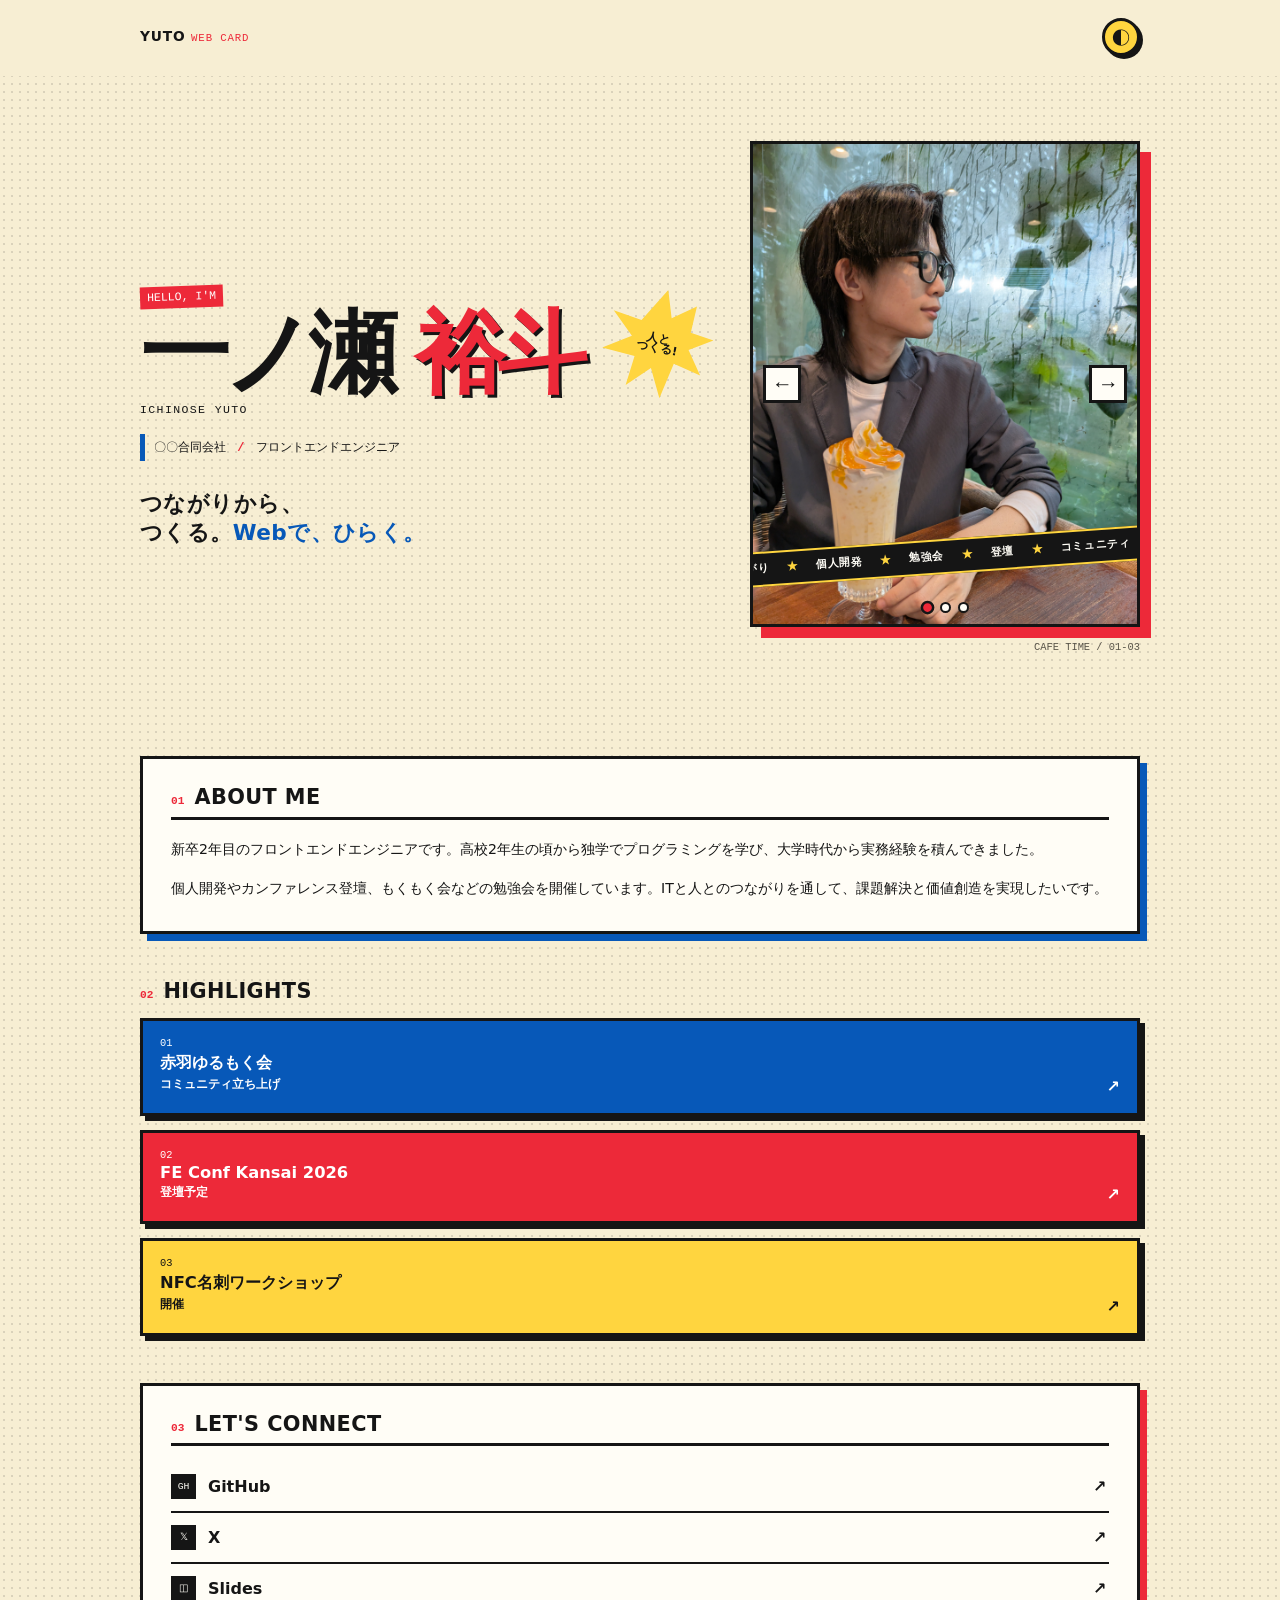
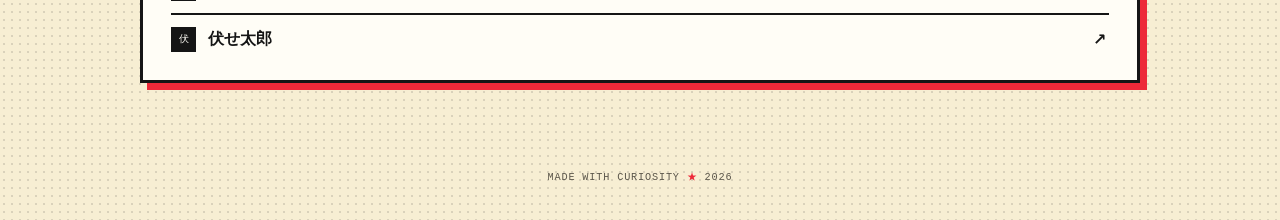
<file: docs/index.html>
<!DOCTYPE html>
<html lang="ja">
  <head>
    <meta charset="UTF-8" />
    <meta name="viewport" content="width=device-width, initial-scale=1.0" />
    <meta name="theme-color" content="#f7eed3" />
    <title>一ノ瀬 裕斗 | Web名刺</title>
    <meta name="description" content="一ノ瀬 裕斗のWeb名刺です。" />
    <script>
      (() => {
        const savedTheme = localStorage.getItem('web-card-theme');
        const theme = savedTheme || (matchMedia('(prefers-color-scheme: dark)').matches ? 'dark' : 'light');
        document.documentElement.dataset.theme = theme;
      })();
    </script>
    <link rel="stylesheet" href="./style.css" />
  </head>
  <body>
    <main class="page-shell">
      <header class="topbar">
        <p class="brand">YUTO <span>WEB CARD</span></p>
        <button class="theme-toggle" type="button" aria-label="表示テーマを切り替える" aria-pressed="false">
          <span aria-hidden="true">◐</span>
        </button>
      </header>

      <div class="intro-grid">
        <section class="hero reveal">
          <p class="eyebrow">HELLO, I'M</p>
          <h1>一ノ瀬 <em>裕斗</em></h1>
          <p class="reading">ICHINOSE YUTO</p>
          <p class="role">〇〇合同会社 <b>/</b> フロントエンドエンジニア</p>
          <p class="tagline">つながりから、<br />つくる。<span>Webで、ひらく。</span></p>
          <div class="burst" aria-label="人とつくる">
            <span>人と<br />つくる!</span>
          </div>
        </section>

        <section class="gallery reveal" aria-label="写真ギャラリー">
          <div class="gallery__frame">
            <div class="gallery__slides">
              <figure class="gallery__slide is-active"><img src="./assets/cafe.JPG" alt="カフェで撮影した写真" /></figure>
              <figure class="gallery__slide"><img src="./assets/266370.jpg" alt="一ノ瀬裕斗の活動写真" /></figure>
              <figure class="gallery__slide"><img src="./assets/bar.png" alt="一ノ瀬裕斗の活動写真" /></figure>
            </div>
            <div class="gallery-ticker" aria-label="活動キーワード">
              <div class="gallery-ticker__track">
                <span>つながり</span><i aria-hidden="true">★</i><span>個人開発</span><i aria-hidden="true">★</i><span>勉強会</span><i aria-hidden="true">★</i><span>登壇</span><i aria-hidden="true">★</i><span>コミュニティ</span><i aria-hidden="true">★</i><span>アイデアを形に</span><i aria-hidden="true">★</i>
                <span aria-hidden="true">つながり</span><i aria-hidden="true">★</i><span aria-hidden="true">個人開発</span><i aria-hidden="true">★</i><span aria-hidden="true">勉強会</span><i aria-hidden="true">★</i><span aria-hidden="true">登壇</span><i aria-hidden="true">★</i><span aria-hidden="true">コミュニティ</span><i aria-hidden="true">★</i><span aria-hidden="true">アイデアを形に</span><i aria-hidden="true">★</i>
              </div>
            </div>
            <button class="gallery__button gallery__button--previous" type="button" aria-label="前の写真">←</button>
            <button class="gallery__button gallery__button--next" type="button" aria-label="次の写真">→</button>
            <div class="gallery__dots" role="tablist" aria-label="写真を選ぶ"></div>
          </div>
          <p class="photo-caption">CAFE TIME / 01-03</p>
        </section>
      </div>

      <section class="about panel reveal">
        <div class="panel__title"><span>01</span><h2>ABOUT ME</h2></div>
        <p>新卒2年目のフロントエンドエンジニアです。高校2年生の頃から独学でプログラミングを学び、大学時代から実務経験を積んできました。</p>
        <p>個人開発やカンファレンス登壇、もくもく会などの勉強会を開催しています。ITと人とのつながりを通して、課題解決と価値創造を実現したいです。</p>
      </section>

      <section class="highlights reveal" aria-labelledby="highlights-title">
        <div class="section-heading"><span>02</span><h2 id="highlights-title">HIGHLIGHTS</h2></div>
        <a class="highlight highlight--blue" href="https://akabane-yurumoku.connpass.com/" target="_blank" rel="noopener noreferrer">
          <span class="highlight__number">01</span><strong>赤羽ゆるもく会</strong><span>コミュニティ立ち上げ <b>↗</b></span>
        </a>
        <a class="highlight highlight--red" href="https://fortee.jp/fec-kansai-2026/proposal/4fe251fa-d297-4f59-b9ca-0ef0b9ece325" target="_blank" rel="noopener noreferrer">
          <span class="highlight__number">02</span><strong>FE Conf Kansai 2026</strong><span>登壇予定 <b>↗</b></span>
        </a>
        <a class="highlight highlight--yellow" href="https://akabane-yurumoku.connpass.com/event/404374/" target="_blank" rel="noopener noreferrer">
          <span class="highlight__number">03</span><strong>NFC名刺ワークショップ</strong><span>開催 <b>↗</b></span>
        </a>
      </section>

      <section class="links panel reveal" aria-labelledby="links-title">
        <div class="panel__title"><span>03</span><h2 id="links-title">LET'S CONNECT</h2></div>
        <nav aria-label="プロフィールリンク">
          <a href="https://github.com/illionillion" target="_blank" rel="noopener noreferrer"><span>GH</span>GitHub <b>↗</b></a>
          <a href="https://x.com/Sei_engineer" target="_blank" rel="noopener noreferrer"><span>𝕏</span>X <b>↗</b></a>
          <a href="https://illionillion-slides.pages.dev/" target="_blank" rel="noopener noreferrer"><span>◫</span>Slides <b>↗</b></a>
          <a href="https://fusely-app.pages.dev/app" target="_blank" rel="noopener noreferrer"><span>伏</span>伏せ太郎 <b>↗</b></a>
        </nav>
      </section>
    </main>
    <footer>MADE WITH CURIOSITY <span>★</span> 2026</footer>
    <button class="back-to-top" type="button" aria-label="ページ上部へ戻る" title="ページ上部へ戻る" hidden>↑</button>
    <script src="./script.js"></script>
  </body>
</html>
</file>
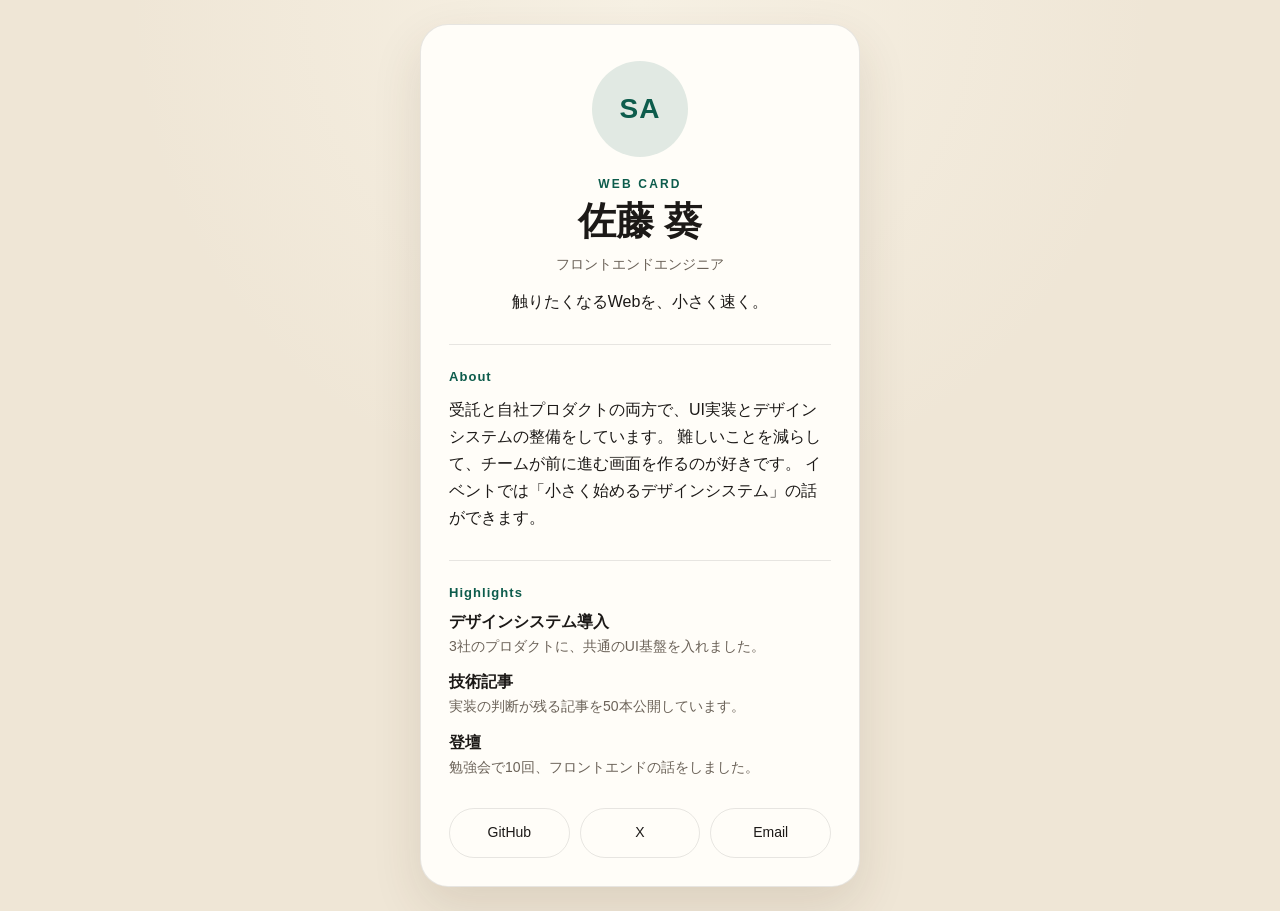
<file: examples/sample-card/index.html>
<!DOCTYPE html>
<html lang="ja">
  <head>
    <meta charset="UTF-8" />
    <meta name="viewport" content="width=device-width, initial-scale=1.0" />
    <title>佐藤 葵 | Web名刺</title>
    <meta name="description" content="佐藤 葵のWeb名刺です。" />
    <link rel="stylesheet" href="./style.css" />
  </head>
  <body>
    <main class="card">
      <header class="profile">
        <div class="avatar" aria-hidden="true">SA</div>
        <p class="kicker">Web Card</p>
        <h1>佐藤 葵</h1>
        <p class="role">フロントエンドエンジニア</p>
        <p class="tagline">触りたくなるWebを、小さく速く。</p>
      </header>

      <section class="section">
        <h2>About</h2>
        <p>
          受託と自社プロダクトの両方で、UI実装とデザインシステムの整備をしています。
          難しいことを減らして、チームが前に進む画面を作るのが好きです。
          イベントでは「小さく始めるデザインシステム」の話ができます。
        </p>
      </section>

      <section class="section">
        <h2>Highlights</h2>
        <ul class="highlights">
          <li>
            <strong>デザインシステム導入</strong>
            <span>3社のプロダクトに、共通のUI基盤を入れました。</span>
          </li>
          <li>
            <strong>技術記事</strong>
            <span>実装の判断が残る記事を50本公開しています。</span>
          </li>
          <li>
            <strong>登壇</strong>
            <span>勉強会で10回、フロントエンドの話をしました。</span>
          </li>
        </ul>
      </section>

      <nav class="links" aria-label="リンク">
        <a class="link" href="https://github.com/example" target="_blank" rel="noopener noreferrer">GitHub</a>
        <a class="link" href="https://x.com/example" target="_blank" rel="noopener noreferrer">X</a>
        <a class="link" href="#" data-copy="aoi@example.com">Email</a>
      </nav>
    </main>

    <p class="hint" id="copy-hint" hidden>コピーしました</p>
    <script src="./script.js"></script>
  </body>
</html>
</file>
<file: docs/style.css>
:root {
  --bg: #f7eed3;
  --card: #fffdf6;
  --text: #151515;
  --page-text: #151515;
  --muted: #5a554a;
  --accent: #ed2939;
  --blue: #0758b8;
  --yellow: #ffd53f;
  --line: 3px solid var(--text);
  color-scheme: light;
}

:root[data-theme='dark'] {
  --bg: #172541;
  --card: #f7eed3;
  --text: #151515;
  --page-text: #fffdf6;
  --muted: #d9d0bc;
  --accent: #ef4050;
  --blue: #4197ed;
  --yellow: #ffd53f;
  color-scheme: dark;
}

:root[data-theme='dark'] body {
  background-image: radial-gradient(rgba(255, 253, 246, .16) .8px, transparent .8px);
}

* { box-sizing: border-box; }

html { scroll-behavior: smooth; }

body {
  margin: 0;
  background-color: var(--bg);
  background-image: radial-gradient(rgba(21, 21, 21, .13) .8px, transparent .8px);
  background-size: 8px 8px;
  color: var(--page-text);
  font-family: system-ui, -apple-system, BlinkMacSystemFont, 'Hiragino Sans', sans-serif;
  transition: background-color .25s ease;
}

button, a { -webkit-tap-highlight-color: transparent; }
a { color: inherit; }

.page-shell { isolation: isolate; margin: 0 auto; max-width: 640px; padding: 0 18px 42px; }
.topbar { align-items: center; background: var(--bg); border-bottom: 2px solid transparent; display: flex; justify-content: space-between; margin-left: calc((100vw - 100%) / -2); padding: 20px calc((100vw - 100%) / 2); position: sticky; top: 0; transition: background-color .25s ease, border-color .25s ease; width: 100vw; z-index: 1000; }
.topbar.is-stuck { border-bottom-color: var(--page-text); }
.brand { font: 900 .86rem/1 system-ui, sans-serif; letter-spacing: .06em; margin: 0; }
.brand span { color: var(--accent); font: 500 .67rem/1 ui-monospace, 'SFMono-Regular', Menlo, monospace; }
.theme-toggle { background: var(--yellow); border: var(--line); border-radius: 50%; box-shadow: 3px 3px 0 var(--text); color: var(--text); cursor: pointer; font-size: 1.15rem; height: 38px; width: 38px; }
.theme-toggle:active { box-shadow: 0 0 0 var(--text); transform: translate(3px, 3px); }

.hero { padding: 18px 2px 39px; position: relative; z-index: 0; }
.eyebrow, .reading, .role, .photo-caption, footer { font-family: ui-monospace, 'SFMono-Regular', Menlo, monospace; }
.eyebrow { background: var(--accent); color: #fff; display: inline-block; font: 500 .72rem/1 ui-monospace, 'SFMono-Regular', Menlo, monospace; margin: 0 0 12px; padding: 5px 7px; transform: rotate(-2deg); }
h1 { font: 900 clamp(3.2rem, 15vw, 4.2rem)/.78 system-ui, sans-serif; letter-spacing: -.08em; margin: 0; position: relative; z-index: 1; }
h1 em { color: var(--accent); font-style: normal; text-shadow: 3px 3px 0 var(--text); }
.reading { font-size: .72rem; font-weight: 500; letter-spacing: .12em; margin: 14px 0 18px; }
.role { border-left: 5px solid var(--blue); font-size: .75rem; font-weight: 500; margin: 0; padding: 5px 0 5px 9px; }
.role b { color: var(--accent); padding: 0 4px; }
.tagline { font-size: 1.35rem; font-weight: 900; letter-spacing: .02em; line-height: 1.35; margin: 28px 0 0; }
.tagline span { color: var(--blue); }
.burst { align-items: center; background: var(--yellow); clip-path: polygon(50% 0%, 58% 25%, 79% 10%, 78% 35%, 100% 38%, 79% 51%, 94% 72%, 68% 66%, 61% 100%, 48% 74%, 28% 94%, 31% 66%, 0% 64%, 25% 48%, 4% 28%, 31% 32%); color: var(--text); display: flex; font: 900 .72rem/.9 system-ui, sans-serif; height: 68px; justify-content: center; left: auto; position: absolute; right: 0; text-align: center; top: 54px; transform: rotate(11deg); width: 68px; z-index: 2; }

.gallery { position: relative; z-index: 0; }
.gallery__frame { background: var(--text); border: var(--line); box-shadow: 7px 7px 0 var(--accent); overflow: hidden; position: relative; }
.gallery__slides { aspect-ratio: 3 / 4; position: relative; }
.gallery__slide { inset: 0; margin: 0; opacity: 0; position: absolute; transform: scale(1.06); transition: opacity .45s ease, transform .6s ease; }
.gallery__slide.is-active { opacity: 1; transform: scale(1); }
.gallery__slide img { height: 100%; object-fit: cover; width: 100%; }
.gallery-ticker { background: var(--text); border-bottom: 2px solid var(--yellow); border-top: 2px solid var(--yellow); bottom: 50px; color: #fffdf6; font: 700 .68rem/1 ui-monospace, 'SFMono-Regular', Menlo, monospace; left: -8%; letter-spacing: .06em; overflow: hidden; padding: 10px 0; position: absolute; transform: rotate(-4deg); width: 116%; white-space: nowrap; z-index: 2; }
.gallery-ticker__track { animation: ticker 28s linear infinite; display: inline-flex; gap: 1.1rem; min-width: max-content; }
.gallery-ticker i { color: var(--yellow); font-style: normal; }
.gallery__button { background: var(--card); border: var(--line); color: var(--text); cursor: pointer; font: 900 1.3rem/1 sans-serif; height: 38px; position: absolute; top: calc(50% - 19px); width: 38px; z-index: 3; }
.gallery__button:hover { background: var(--yellow); }
.gallery__button--previous { left: 10px; }.gallery__button--next { right: 10px; }
.gallery__dots { bottom: 11px; display: flex; gap: 7px; left: 0; justify-content: center; position: absolute; right: 0; z-index: 3; }
.gallery__dot { background: var(--card); border: 2px solid var(--text); border-radius: 50%; cursor: pointer; height: 11px; padding: 0; width: 11px; }
.gallery__dot[aria-selected='true'] { background: var(--accent); transform: scale(1.25); }
.photo-caption { color: var(--muted); font-size: .65rem; margin: 14px 0 38px; text-align: right; }

.panel { background: var(--card); border: var(--line); box-shadow: 7px 7px 0 var(--blue); color: var(--text); padding: 20px; }
.panel__title, .section-heading { align-items: baseline; display: flex; gap: 10px; }
.panel__title { border-bottom: var(--line); margin-bottom: 16px; padding-bottom: 9px; }
.panel__title span, .section-heading span { color: var(--accent); font: 900 .7rem/1 ui-monospace, 'SFMono-Regular', Menlo, monospace; }
h2 { font: 900 1.3rem/1 system-ui, sans-serif; letter-spacing: .02em; margin: 0; }
.about p { font-size: .88rem; font-weight: 500; line-height: 1.95; margin: 0; }.about p + p { margin-top: 12px; }
.highlights { margin: 47px 0; }.section-heading { margin-bottom: 17px; }
.highlight { border: var(--line); box-shadow: 5px 5px 0 var(--text); display: grid; gap: 3px; margin-top: 14px; padding: 17px; text-decoration: none; transition: transform .18s ease, box-shadow .18s ease; }
.highlight:hover { box-shadow: 1px 1px 0 var(--text); transform: translate(4px, 4px) rotate(-1deg); }
.highlight--blue { background: var(--blue); color: #fff; }.highlight--red { background: var(--accent); color: #fff; }.highlight--yellow { background: var(--yellow); color: var(--text); }
.highlight__number { font: 500 .65rem/1 ui-monospace, 'SFMono-Regular', Menlo, monospace; }.highlight strong { font-size: 1.02rem; }.highlight > span:last-child { font-size: .74rem; font-weight: 700; }.highlight b { float: right; font-size: 1rem; }
.links { box-shadow: 7px 7px 0 var(--accent); }.links nav { display: grid; }.links a { align-items: center; border-bottom: 2px solid var(--text); display: grid; font-weight: 900; gap: 10px; grid-template-columns: 27px 1fr 16px; padding: 12px 0; text-decoration: none; transition: color .15s ease, padding-left .15s ease; }.links a:last-child { border-bottom: 0; padding-bottom: 0; }.links a:hover { color: var(--blue); padding-left: 5px; }.links a span { align-items: center; background: var(--text); color: var(--card); display: inline-flex; font: 500 .61rem/1 ui-monospace, 'SFMono-Regular', Menlo, monospace; height: 25px; justify-content: center; width: 25px; }.links a b { font-size: 1rem; }
footer { color: var(--muted); font-size: .64rem; font-weight: 500; letter-spacing: .08em; padding: 32px 18px 38px; text-align: center; }footer span { color: var(--accent); }
.back-to-top { align-items: center; background: var(--yellow); border: var(--line); bottom: 20px; box-shadow: 4px 4px 0 var(--text); color: var(--text); cursor: pointer; display: flex; font: 900 1.35rem/1 system-ui, sans-serif; height: 46px; justify-content: center; position: fixed; right: 20px; width: 46px; z-index: 20; }.back-to-top:hover { background: var(--accent); color: #fff; }.back-to-top:active { box-shadow: 0 0 0 var(--text); transform: translate(4px, 4px); }.back-to-top[hidden] { display: none; }
.reveal { opacity: 0; transform: translateY(22px); transition: opacity .55s ease, transform .55s ease; }.reveal.is-visible { opacity: 1; transform: translateY(0); }
@keyframes ticker { to { transform: translateX(-50%); } }
@media (min-width: 800px) { .page-shell { max-width: 1080px; padding: 0 40px 55px; }.topbar { padding-block: 18px; }.intro-grid { align-items: center; display: grid; gap: 64px; grid-template-columns: minmax(0, 1fr) minmax(300px, 390px); min-height: min(680px, calc(100vh - 72px)); }.hero { padding: 24px 0; }.hero h1 { font-size: clamp(4.2rem, 7vw, 6.3rem); }.gallery { margin: 0; }.gallery__frame { box-shadow: 11px 11px 0 var(--accent); }.gallery__slides { aspect-ratio: 4 / 5; }.about, .links { padding: 28px; }.burst { height: 108px; left: 85%; top: 28px; width: 108px; } }
@media (prefers-reduced-motion: reduce) { *, *::before, *::after { animation-duration: .01ms !important; animation-iteration-count: 1 !important; scroll-behavior: auto !important; transition-duration: .01ms !important; } }
</file>
<file: examples/sample-card/style.css>
:root {
  --bg: #efe6d6;
  --card: #fffdf8;
  --text: #1c1917;
  --muted: #6b6258;
  --line: rgba(28, 25, 23, 0.1);
  --accent: #0d5c4c;
  --accent-soft: rgba(13, 92, 76, 0.12);
  --shadow: 0 20px 50px rgba(70, 52, 28, 0.12);
  --radius: 28px;
  --font: "Hiragino Mincho ProN", "Yu Mincho", "Noto Serif JP", serif;
  --font-sans: "Hiragino Sans", "Noto Sans JP", "Yu Gothic", sans-serif;
}

* {
  box-sizing: border-box;
}

html,
body {
  margin: 0;
  min-height: 100%;
}

body {
  min-height: 100dvh;
  display: grid;
  place-items: center;
  padding: 24px 16px;
  color: var(--text);
  background:
    radial-gradient(circle at top, #f7f1e4 0%, transparent 46%),
    var(--bg);
  font-family: var(--font-sans);
}

.card {
  width: min(440px, 100%);
  padding: 36px 28px 28px;
  border: 1px solid var(--line);
  border-radius: var(--radius);
  background: var(--card);
  box-shadow: var(--shadow);
}

.profile {
  text-align: center;
}

.avatar {
  display: grid;
  place-items: center;
  width: 96px;
  height: 96px;
  margin: 0 auto 20px;
  border-radius: 50%;
  color: var(--accent);
  background: var(--accent-soft);
  font-size: 28px;
  font-weight: 700;
  letter-spacing: 0.04em;
}

.kicker {
  margin: 0 0 8px;
  color: var(--accent);
  font-size: 12px;
  font-weight: 700;
  letter-spacing: 0.18em;
  text-transform: uppercase;
}

h1,
h2,
p,
ul {
  margin: 0;
}

h1 {
  font-family: var(--font);
  font-size: clamp(30px, 7vw, 38px);
  font-weight: 600;
  line-height: 1.2;
}

.role,
.tagline,
.section p,
.highlights span,
.link {
  line-height: 1.7;
}

.role {
  margin-top: 8px;
  color: var(--muted);
  font-size: 14px;
}

.tagline {
  margin-top: 12px;
  font-size: 16px;
}

.section {
  margin-top: 28px;
  padding-top: 24px;
  border-top: 1px solid var(--line);
}

h2 {
  margin-bottom: 12px;
  color: var(--accent);
  font-size: 13px;
  letter-spacing: 0.08em;
}

.highlights {
  display: grid;
  gap: 14px;
  padding: 0;
  list-style: none;
}

.highlights li {
  display: grid;
  gap: 2px;
}

.highlights span {
  color: var(--muted);
  font-size: 14px;
}

.links {
  display: flex;
  flex-wrap: wrap;
  gap: 10px;
  margin-top: 28px;
}

.link {
  flex: 1 1 30%;
  padding: 12px 10px;
  border: 1px solid var(--line);
  border-radius: 999px;
  color: var(--text);
  background: transparent;
  font-size: 14px;
  text-align: center;
  text-decoration: none;
}

.link:hover,
.link:focus-visible {
  border-color: var(--accent);
  color: var(--accent);
  outline: none;
}

.hint {
  position: fixed;
  bottom: 20px;
  left: 50%;
  padding: 10px 16px;
  border-radius: 999px;
  color: #fffdf8;
  background: var(--accent);
  font-size: 13px;
  transform: translateX(-50%);
}

.hint[hidden] {
  display: none;
}

@media (max-width: 360px) {
  .card {
    padding: 28px 20px 22px;
  }

  .link {
    flex-basis: 100%;
  }
}
</file>
